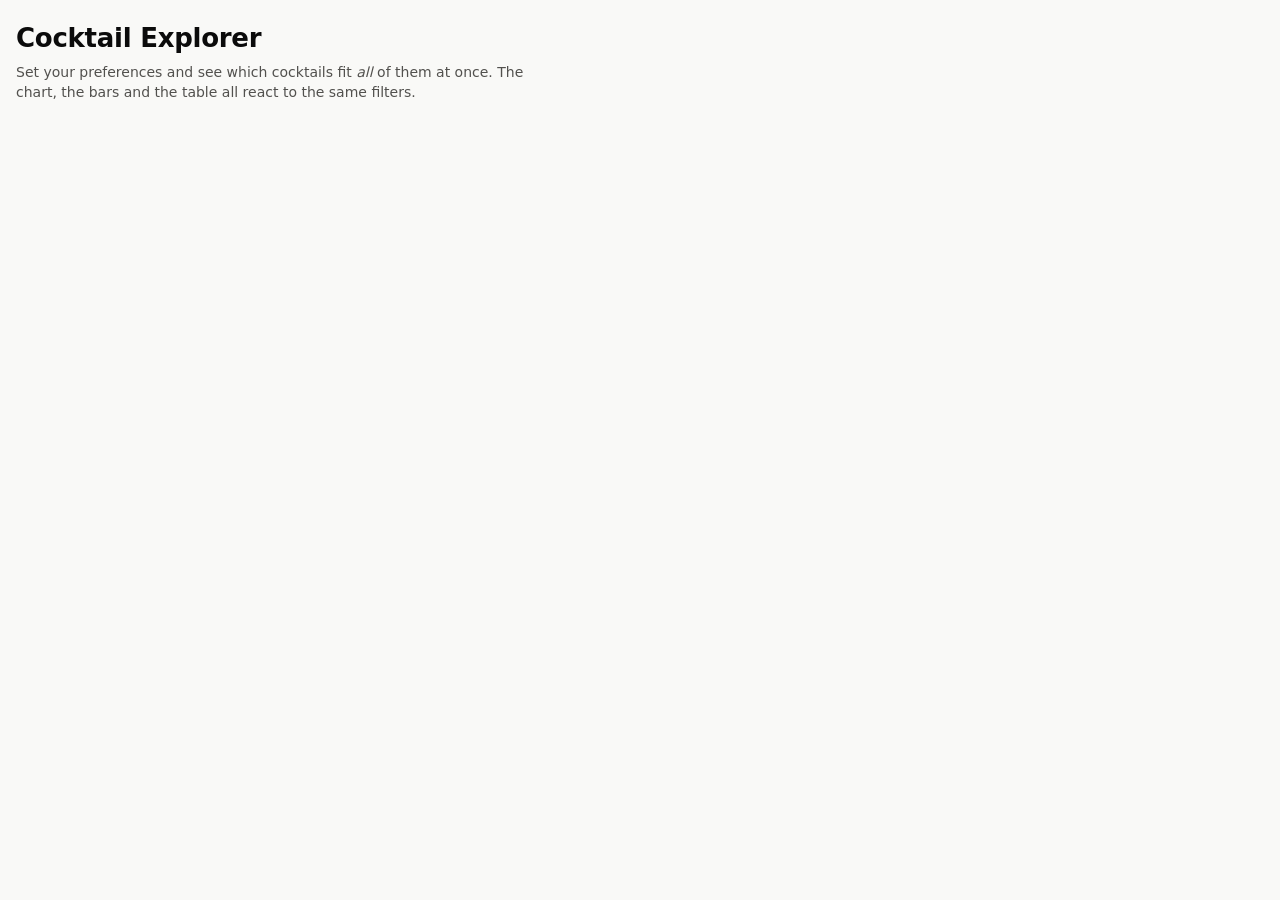
<file: index.html>
<!doctype html>
<html lang="en">
<head>
  <meta charset="utf-8">
  <title>Cocktail Explorer</title>
  <!-- Only used when the project is hosted on GitHub Pages: sends visitors to the real site in web/.
       Running locally with `python serve.py` does not use this file. -->
  <meta http-equiv="refresh" content="0; url=web/">
</head>
<body>
  <p>Opening the <a href="web/">Cocktail Explorer</a>&hellip;</p>
</body>
</html>
</file>
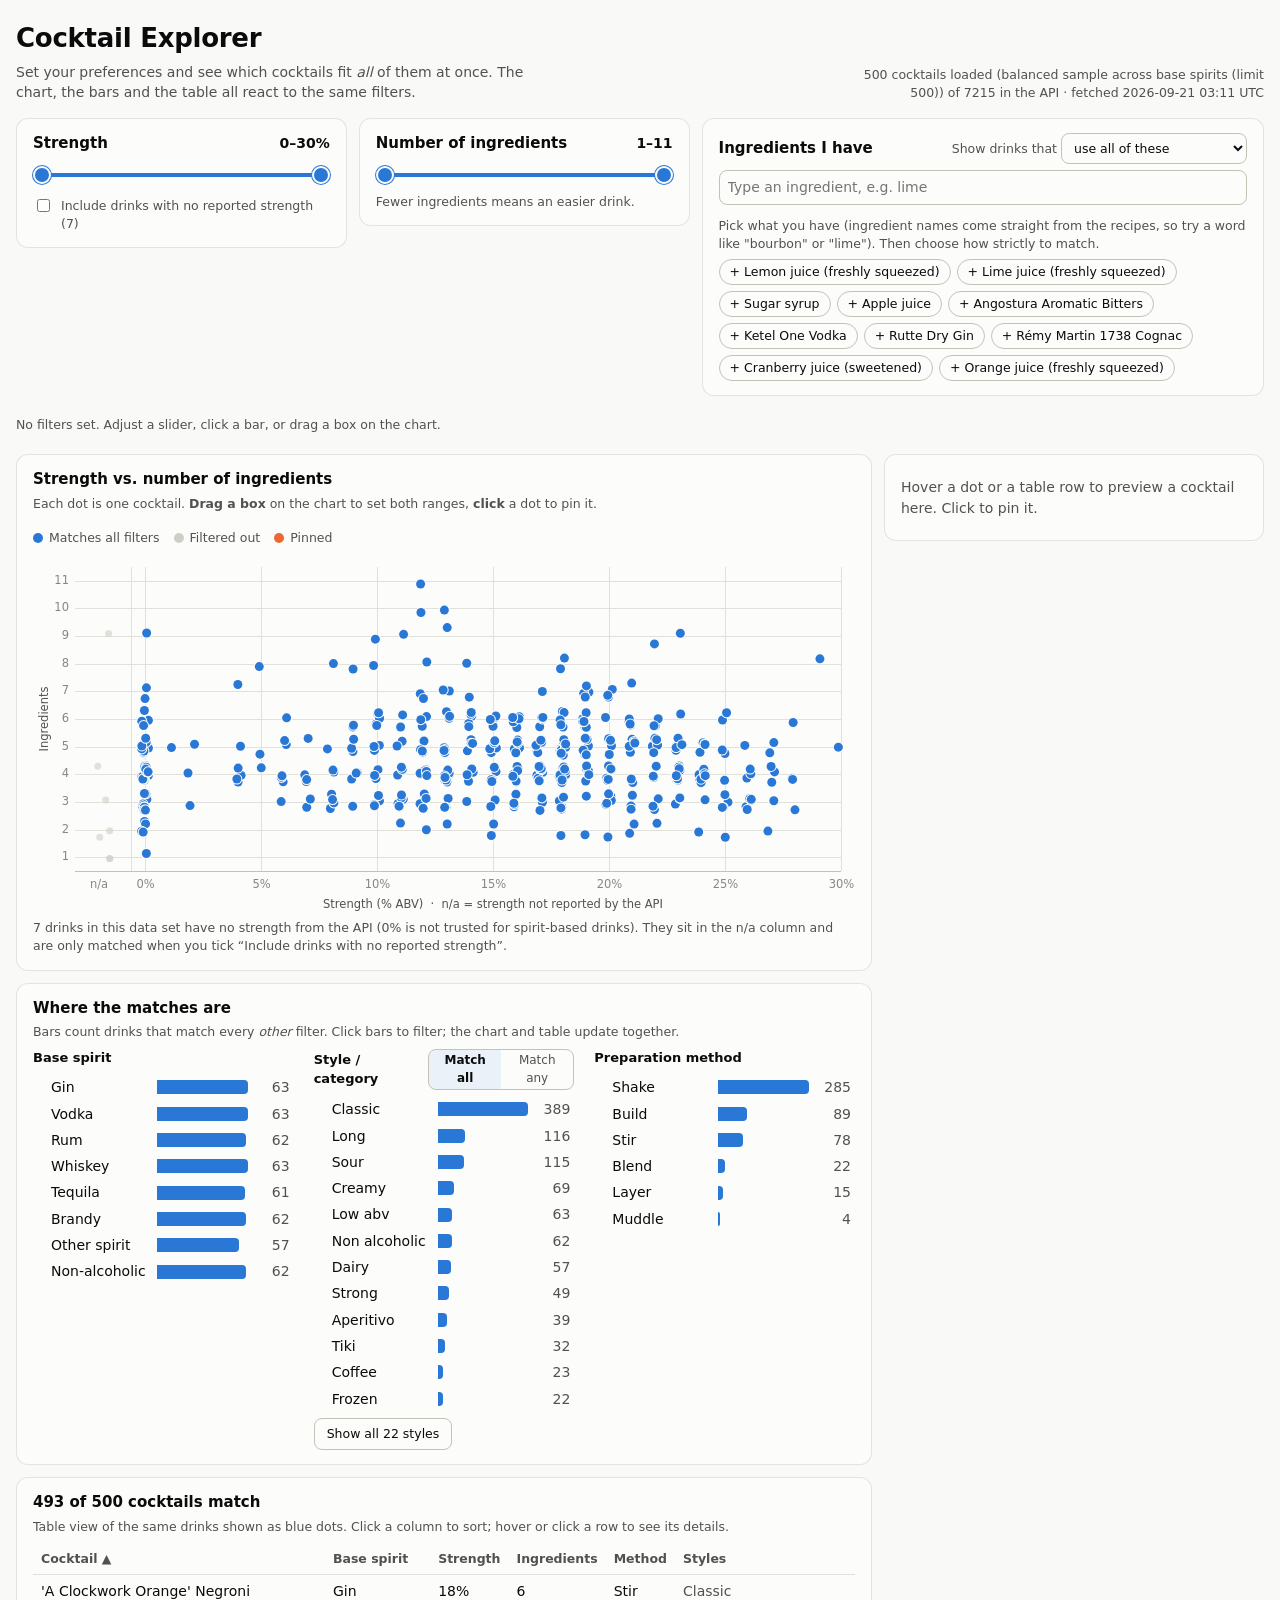
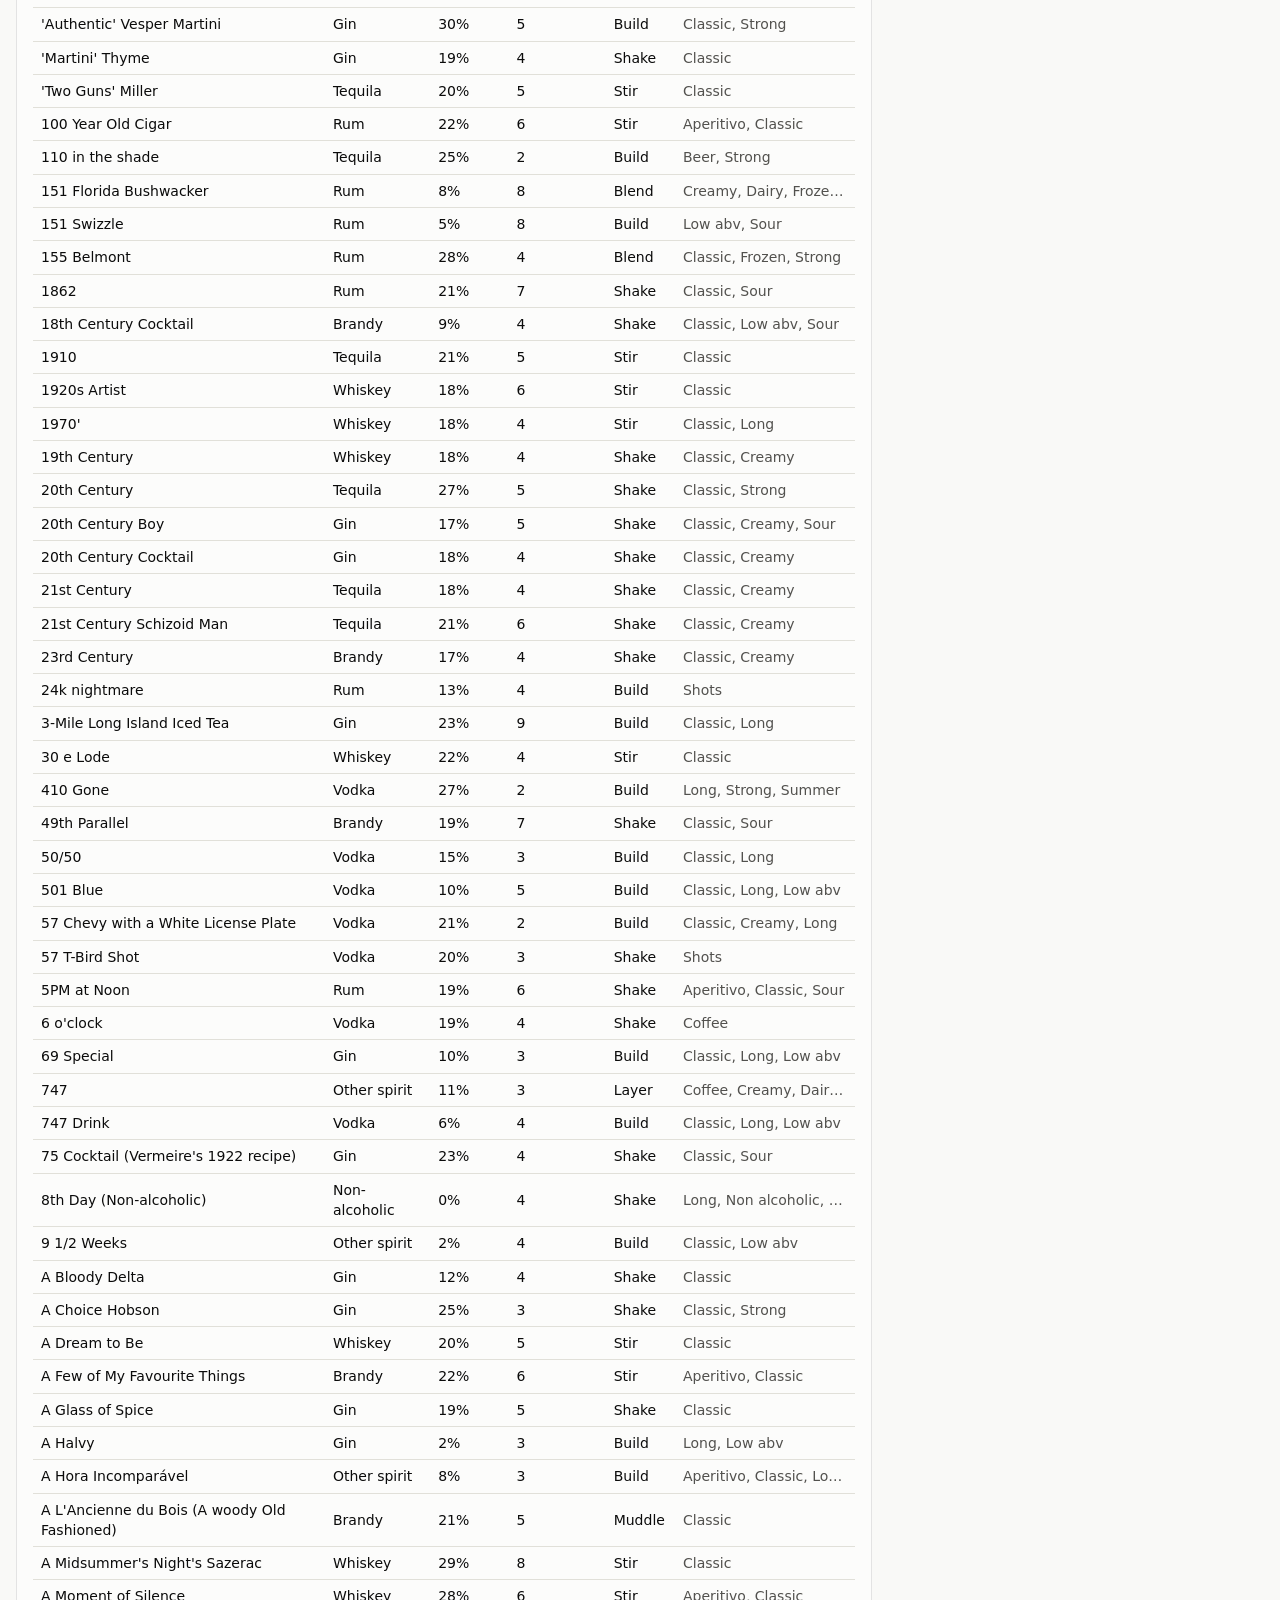
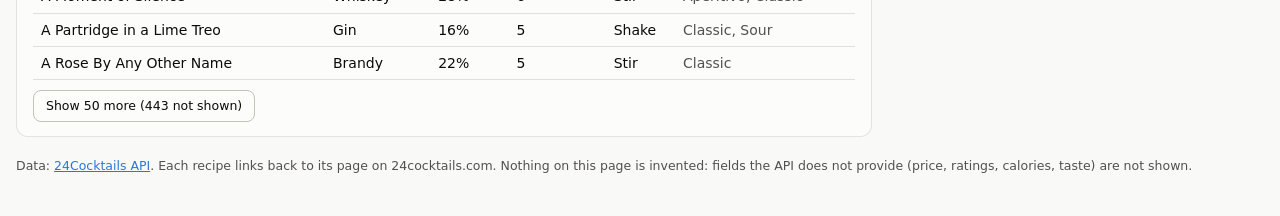
<file: web/index.html>
<!doctype html>
<html lang="en">
<head>
  <meta charset="utf-8">
  <meta name="viewport" content="width=device-width, initial-scale=1">
  <title>Cocktail Explorer</title>
  <link rel="stylesheet" href="style.css">
</head>
<body>
  <header class="top">
    <div>
      <h1>Cocktail Explorer</h1>
      <p class="sub">Set your preferences and see which cocktails fit <em>all</em> of them at once. The chart, the bars and the table all react to the same filters.</p>
    </div>
    <p class="meta" id="meta"></p>
  </header>

  <noscript><p class="card setup">This page needs JavaScript to draw the charts.</p></noscript>

  <!-- Shown only when data/cocktails.json has not been created yet -->
  <div id="setup" class="card setup" hidden>
    <h2>No cocktail data yet</h2>
    <p>The website reads <code>web/data/cocktails.json</code>, which is created by the Python download script. In a terminal, in the project folder, run:</p>
    <pre>python fetch_data.py
python serve.py</pre>
    <p>Then reload this page. (See the README for details.)</p>
  </div>

  <div id="app" hidden>
    <!-- ONE row of filters above everything they control -->
    <section class="filters" aria-label="Filters">
      <div class="card fcard">
        <div class="fhead"><h2>Strength</h2><output id="abvOut" class="readout"></output></div>
        <div class="range" id="abvRange" data-lo-label="Minimum strength, percent ABV" data-hi-label="Maximum strength, percent ABV">
          <div class="track"></div><div class="fill"></div>
        </div>
        <label class="check"><input type="checkbox" id="incUnknown"> <span>Include drinks with no reported strength (<span id="unknownCount">0</span>)</span></label>
      </div>

      <div class="card fcard">
        <div class="fhead"><h2>Number of ingredients</h2><output id="ingOut" class="readout"></output></div>
        <div class="range" id="ingRange" data-lo-label="Minimum number of ingredients" data-hi-label="Maximum number of ingredients">
          <div class="track"></div><div class="fill"></div>
        </div>
        <p class="hint">Fewer ingredients means an easier drink.</p>
      </div>

      <div class="card fcard fhave">
        <div class="fhead"><h2>Ingredients I have</h2>
          <div class="modes">
            <label class="inline">Show drinks that
              <select id="haveMode" aria-label="How strictly to match your ingredients">
                <option value="all">use all of these</option>
                <option value="any">use any of these</option>
                <option value="make">I can make (only these)</option>
              </select></label>
            <label class="inline" id="missWrap" hidden>allowing up to
              <select id="allowMissing" aria-label="How many missing ingredients are acceptable">
                <option value="0">0</option><option value="1">1</option><option value="2">2</option><option value="3">3</option>
              </select> missing</label>
          </div>
        </div>
        <div class="suggest-wrap">
          <input type="text" id="haveInput" placeholder="Type an ingredient, e.g. lime" autocomplete="off" aria-label="Add an ingredient you have">
          <ul id="suggest" class="suggest" role="listbox" hidden></ul>
        </div>
        <div class="pills" id="havePills" aria-label="Ingredients you have"></div>
        <p class="hint" id="haveHint"></p>
        <div class="pills quick" id="quickPills" aria-label="Common ingredients"></div>
      </div>
    </section>

    <div class="activebar">
      <div class="chips" id="chips" aria-live="polite"></div>
      <button type="button" id="resetAll" class="btn">Reset all filters</button>
    </div>

    <main class="layout">
      <div class="leftcol">
        <section class="card">
          <div class="chead">
            <div>
              <h2>Strength vs. number of ingredients</h2>
              <p class="hint">Each dot is one cocktail. <strong>Drag a box</strong> on the chart to set both ranges, <strong>click</strong> a dot to pin it.</p>
            </div>
            <ul class="legend" aria-label="Legend">
              <li><span class="key k-match"></span>Matches all filters</li>
              <li><span class="key k-ghost"></span>Filtered out</li>
              <li><span class="key k-sel"></span>Pinned</li>
            </ul>
          </div>
          <div class="chartwrap" id="chartwrap">
            <canvas id="scatter" role="img" aria-label="Scatter chart of cocktails"></canvas>
            <div id="tip" class="tip" hidden></div>
          </div>
          <p class="hint" id="scatterNote"></p>
        </section>

        <section class="card">
          <div class="chead"><div><h2>Where the matches are</h2>
            <p class="hint">Bars count drinks that match every <em>other</em> filter. Click bars to filter; the chart and table update together.</p></div></div>
          <div class="bars" id="bars"></div>
        </section>

        <section class="card">
          <div class="chead"><div><h2 id="countHead">Matching cocktails</h2>
            <p class="hint">Table view of the same drinks shown as blue dots. Click a column to sort; hover or click a row to see its details.</p></div></div>
          <div class="tablewrap">
            <table id="table"><thead></thead><tbody></tbody></table>
          </div>
          <div class="more"><button type="button" class="btn" id="moreRows" hidden></button></div>
        </section>
      </div>

      <aside class="detail card" id="detail" aria-live="polite"></aside>
    </main>

    <footer class="foot" id="foot"></footer>
  </div>

  <script src="app.js"></script>
</body>
</html>
</file>
<file: web/style.css>
/* Colors follow a validated palette: blue = matches, orange = pinned, gray = filtered out.
   Dark mode follows the operating system setting. */
:root {
  color-scheme: light;
  --page: #f9f9f7;
  --surface: #fcfcfb;
  --ink: #0b0b0b;
  --ink2: #52514e;
  --muted: #898781;
  --grid: #e1e0d9;
  --axis: #c3c2b7;
  --border: rgba(11, 11, 11, 0.10);
  --series1: #2a78d6;   /* matches */
  --series2: #eb6834;   /* pinned / hovered */
  --ghost: #cfcec6;     /* filtered out */
  --wash: rgba(42, 120, 214, 0.08);
  --good: #0c8a0c;
  --bad: #d03b3b;
  --hover: rgba(11, 11, 11, 0.045);
}
@media (prefers-color-scheme: dark) {
  :root:where(:not([data-theme="light"])) {
    color-scheme: dark;
    --page: #0d0d0d;
    --surface: #1a1a19;
    --ink: #ffffff;
    --ink2: #c3c2b7;
    --grid: #2c2c2a;
    --axis: #383835;
    --border: rgba(255, 255, 255, 0.10);
    --series1: #3987e5;
    --series2: #d95926;
    --ghost: #4a4a46;
    --wash: rgba(57, 135, 229, 0.12);
    --good: #0ca30c;
    --hover: rgba(255, 255, 255, 0.06);
  }
}
:root[data-theme="dark"] {
  color-scheme: dark;
  --page: #0d0d0d; --surface: #1a1a19; --ink: #ffffff; --ink2: #c3c2b7; --grid: #2c2c2a; --axis: #383835;
  --border: rgba(255, 255, 255, 0.10); --series1: #3987e5; --series2: #d95926; --ghost: #4a4a46;
  --wash: rgba(57, 135, 229, 0.12); --good: #0ca30c; --hover: rgba(255, 255, 255, 0.06);
}

* { box-sizing: border-box; }
[hidden] { display: none !important; }
html { background: var(--page); }
body {
  margin: 0; padding: 20px 16px 40px; max-width: 1360px; margin-inline: auto;
  background: var(--page); color: var(--ink);
  font: 14px/1.45 system-ui, -apple-system, "Segoe UI", sans-serif;
}
h1 { margin: 0 0 4px; font-size: 26px; font-weight: 650; letter-spacing: -0.01em; }
h2 { margin: 0; font-size: 15px; font-weight: 650; }
h3 { margin: 14px 0 6px; font-size: 13px; font-weight: 650; }
p { margin: 0; }
code { font-family: ui-monospace, "Cascadia Mono", Consolas, monospace; font-size: 0.92em; background: var(--hover); padding: 1px 5px; border-radius: 4px; }
pre { background: var(--hover); padding: 10px 12px; border-radius: 8px; overflow-x: auto; }
a { color: var(--series1); }
:focus-visible { outline: 2px solid var(--series1); outline-offset: 2px; }

.top { display: flex; gap: 24px; justify-content: space-between; align-items: flex-end; flex-wrap: wrap; margin-bottom: 16px; }
.sub { color: var(--ink2); max-width: 62ch; }
.meta { color: var(--ink2); font-size: 12.5px; text-align: right; max-width: 52ch; }
.hint { color: var(--ink2); font-size: 12.5px; margin-top: 4px; }

.card { background: var(--surface); border: 1px solid var(--border); border-radius: 12px; padding: 14px 16px; }
.setup { max-width: 640px; }
.setup h2 { margin-bottom: 8px; }
.setup p { margin-bottom: 8px; }

/* ---------- filter row ---------- */
.filters { display: grid; grid-template-columns: minmax(0, 1fr) minmax(0, 1fr) minmax(0, 1.7fr); gap: 12px; align-items: start; }
.modes { display: flex; flex-wrap: wrap; gap: 4px 12px; align-items: baseline; }
.fhead { display: flex; justify-content: space-between; align-items: baseline; gap: 8px; margin-bottom: 6px; flex-wrap: wrap; }
.readout { font-weight: 650; font-variant-numeric: tabular-nums; }
.inline { color: var(--ink2); font-size: 12.5px; }
select, input[type="text"] {
  font: inherit; color: var(--ink); background: var(--surface);
  border: 1px solid var(--axis); border-radius: 8px; padding: 6px 8px;
}
input[type="text"] { width: 100%; }
.check { display: flex; gap: 8px; align-items: flex-start; margin-top: 8px; color: var(--ink2); font-size: 12.5px; cursor: pointer; }
.check input { margin-top: 2px; accent-color: var(--series1); }

.range { position: relative; height: 28px; }
.range .track { position: absolute; left: 0; right: 0; top: 12px; height: 4px; background: var(--grid); border-radius: 2px; }
.range .fill { position: absolute; top: 12px; height: 4px; background: var(--series1); border-radius: 2px; }
.range input {
  position: absolute; left: 0; top: 0; width: 100%; height: 28px; margin: 0;
  background: none; pointer-events: none; -webkit-appearance: none; appearance: none;
}
.range input::-webkit-slider-runnable-track { background: transparent; }
.range input::-moz-range-track { background: transparent; }
.range input::-webkit-slider-thumb {
  -webkit-appearance: none; pointer-events: auto; width: 18px; height: 18px; border-radius: 50%;
  background: var(--series1); border: 2px solid var(--surface); box-shadow: 0 0 0 1px var(--series1); cursor: pointer;
}
.range input::-moz-range-thumb {
  pointer-events: auto; width: 14px; height: 14px; border-radius: 50%;
  background: var(--series1); border: 2px solid var(--surface); box-shadow: 0 0 0 1px var(--series1); cursor: pointer;
}

.suggest-wrap { position: relative; }
.suggest { position: absolute; z-index: 20; left: 0; right: 0; top: 100%; margin: 4px 0 0; padding: 4px; list-style: none;
  background: var(--surface); border: 1px solid var(--axis); border-radius: 8px; box-shadow: 0 6px 20px rgba(0,0,0,.12); max-height: 220px; overflow: auto; }
.suggest li { padding: 6px 8px; border-radius: 6px; cursor: pointer; display: flex; justify-content: space-between; gap: 12px; }
.suggest li[aria-selected="true"], .suggest li:hover { background: var(--hover); }
.suggest .n { color: var(--ink2); font-variant-numeric: tabular-nums; }

.pills { display: flex; flex-wrap: wrap; gap: 6px; margin-top: 8px; }
.pill {
  font: inherit; font-size: 12.5px; color: var(--ink); background: transparent; cursor: pointer;
  border: 1px solid var(--axis); border-radius: 999px; padding: 3px 10px;
}
.pill:hover { background: var(--hover); }
.pill[aria-pressed="true"] { background: var(--series1); border-color: var(--series1); color: #fff; font-weight: 600; }
.quick { margin-top: 6px; }

/* ---------- active filter chips ---------- */
.activebar { display: flex; justify-content: space-between; align-items: center; gap: 12px; margin: 12px 0; min-height: 34px; }
.chips { display: flex; flex-wrap: wrap; gap: 6px; }
.chip { display: inline-flex; align-items: center; gap: 6px; font-size: 12.5px; background: var(--wash); border: 1px solid var(--border); border-radius: 999px; padding: 3px 4px 3px 10px; }
.chip button { font: inherit; line-height: 1; border: 0; background: transparent; color: var(--ink2); cursor: pointer; padding: 2px 6px; border-radius: 999px; }
.chip button:hover { background: var(--hover); color: var(--ink); }
.chips .none { color: var(--ink2); font-size: 12.5px; }
.btn { font: inherit; font-size: 12.5px; color: var(--ink); background: var(--surface); border: 1px solid var(--axis); border-radius: 8px; padding: 6px 12px; cursor: pointer; white-space: nowrap; }
.btn:hover { background: var(--hover); }

/* ---------- layout ---------- */
.layout { display: grid; grid-template-columns: minmax(0, 1fr) 380px; gap: 12px; align-items: start; }
.leftcol { display: grid; grid-template-columns: minmax(0, 1fr); gap: 12px; min-width: 0; }
.chead { display: flex; justify-content: space-between; align-items: flex-start; gap: 16px; flex-wrap: wrap; margin-bottom: 8px; }
.legend { display: flex; flex-wrap: wrap; gap: 4px 14px; list-style: none; margin: 0; padding: 0; color: var(--ink2); font-size: 12.5px; }
.legend li { display: flex; align-items: center; gap: 6px; }
.key { width: 10px; height: 10px; border-radius: 50%; display: inline-block; }
.k-match { background: var(--series1); }
.k-ghost { background: var(--ghost); }
.k-sel { background: var(--series2); }

.chartwrap { position: relative; }
#scatter { width: 100%; height: 360px; display: block; cursor: crosshair; touch-action: pan-y; }
.tip {
  position: absolute; z-index: 10; pointer-events: none; background: var(--surface); color: var(--ink);
  border: 1px solid var(--axis); border-radius: 8px; padding: 6px 9px; box-shadow: 0 6px 20px rgba(0,0,0,.14); font-size: 12.5px; max-width: 240px;
}
.tip strong { display: block; font-size: 13.5px; }
.tip span { color: var(--ink2); }

/* ---------- bars ---------- */
.bars { display: grid; grid-template-columns: repeat(3, minmax(0, 1fr)); gap: 20px; }
.bgroup h3 { display: flex; justify-content: space-between; align-items: center; gap: 8px; margin: 0 0 6px; }
.seg { display: inline-flex; border: 1px solid var(--axis); border-radius: 8px; overflow: hidden; }
.seg button { font: inherit; font-size: 12px; font-weight: 400; border: 0; background: transparent; color: var(--ink2); padding: 2px 8px; cursor: pointer; }
.seg button[aria-pressed="true"] { background: var(--wash); color: var(--ink); font-weight: 650; }
.brow { display: grid; grid-template-columns: 112px minmax(0, 1fr) 34px; align-items: center; gap: 8px; width: 100%;
  font: inherit; color: var(--ink); background: transparent; border: 0; border-radius: 6px; padding: 3px 4px; cursor: pointer; text-align: left; }
.brow:hover { background: var(--hover); }
.blabel { white-space: nowrap; overflow: hidden; text-overflow: ellipsis; }
.brow[aria-pressed="true"] .blabel { font-weight: 650; }
.tick { display: inline-block; width: 14px; visibility: hidden; }
.brow[aria-pressed="true"] .tick { visibility: visible; }
.btrack { display: block; height: 14px; }
.bfill { display: block; height: 14px; min-width: 0; background: var(--series1); border-radius: 0 4px 4px 0; transition: width .18s ease; }
.bgroup.has-sel .brow[aria-pressed="false"] .bfill { background: var(--ghost); }
.bcount { text-align: right; color: var(--ink2); font-variant-numeric: tabular-nums; }
.brow.zero { opacity: .55; }
.expand { margin-top: 6px; }

/* ---------- table ---------- */
.tablewrap { overflow-x: auto; }
table { width: 100%; border-collapse: collapse; }
th, td { text-align: left; padding: 6px 8px; border-bottom: 1px solid var(--grid); vertical-align: middle; }
th { font-weight: 600; font-size: 12.5px; color: var(--ink2); white-space: nowrap; position: sticky; top: 0; background: var(--surface); }
th button { font: inherit; font-weight: 600; color: inherit; background: none; border: 0; padding: 0; cursor: pointer; }
th button:hover { color: var(--ink); }
td.num, th.num { font-variant-numeric: tabular-nums; }
tbody tr { cursor: pointer; }
tbody tr.static { cursor: default; }
tbody tr.static:hover { background: transparent; }
tbody tr:hover, tbody tr.hl { background: var(--hover); }
tbody tr.sel { box-shadow: inset 3px 0 0 var(--series2); background: var(--hover); }
.namecell { display: flex; align-items: center; gap: 10px; min-width: 150px; }
.thumb { width: 34px; height: 34px; border-radius: 6px; object-fit: cover; background: var(--grid); flex: none; }
.styles { color: var(--ink2); max-width: 180px; white-space: nowrap; overflow: hidden; text-overflow: ellipsis; }
.more { margin-top: 10px; }
.empty { padding: 18px 8px; color: var(--ink2); }

/* ---------- detail panel ---------- */
.detail { position: sticky; top: 12px; max-height: calc(100vh - 24px); overflow: auto; padding: 0; }
.detail .pad { padding: 14px 16px 16px; }
.detail .ph { color: var(--ink2); padding: 22px 16px; }
.photo { width: 100%; aspect-ratio: 4 / 3; object-fit: cover; display: block; background: var(--grid); border-radius: 12px 12px 0 0; }
.nophoto { width: 100%; aspect-ratio: 4 / 3; display: grid; place-items: center; color: var(--ink2); background: var(--grid); border-radius: 12px 12px 0 0; }
.detail h2 { font-size: 19px; margin-bottom: 6px; }
.tags { display: flex; flex-wrap: wrap; gap: 6px; margin: 6px 0 10px; }
.tag { font-size: 12px; border: 1px solid var(--axis); border-radius: 999px; padding: 1px 9px; color: var(--ink2); }
.tag.strong { color: var(--ink); font-weight: 600; }
.stats { display: grid; grid-template-columns: repeat(4, 1fr); gap: 8px; margin: 8px 0; }
.stat .v { font-size: 17px; font-weight: 650; }
.stat .l { font-size: 11.5px; color: var(--ink2); }
.why { list-style: none; margin: 0; padding: 0; display: grid; gap: 4px; }
.why li { display: grid; grid-template-columns: 18px 1fr; gap: 4px; }
.why .ok { color: var(--good); font-weight: 700; }
.why .no { color: var(--bad); font-weight: 700; }
.verdict { font-weight: 650; margin-bottom: 6px; }
.ings { margin: 0; padding: 0; list-style: none; display: grid; gap: 3px; }
.ings li { display: grid; grid-template-columns: 74px 1fr auto; gap: 8px; }
.ings .amt { color: var(--ink2); font-variant-numeric: tabular-nums; }
.ings .st { font-size: 12px; color: var(--ink2); }
.ings .miss .st { color: var(--bad); font-weight: 650; }
.ings .have .st { color: var(--good); font-weight: 650; }
.steps { margin: 0; padding-left: 20px; display: grid; gap: 3px; }
.kv { display: grid; grid-template-columns: 76px 1fr; gap: 2px 8px; margin: 0; }
.kv dt { color: var(--ink2); }
.kv dd { margin: 0; }
.src { margin-top: 14px; font-size: 12.5px; color: var(--ink2); }

.foot { margin-top: 20px; color: var(--ink2); font-size: 12.5px; }

/* ---------- small screens ---------- */
@media (max-width: 1100px) {
  .layout { grid-template-columns: minmax(0, 1fr); }
  .detail { position: static; max-height: none; }
  .bars { grid-template-columns: minmax(0, 1fr); }
}
@media (max-width: 860px) {
  .filters { grid-template-columns: minmax(0, 1fr); }
  .meta { text-align: left; }
  .stats { grid-template-columns: repeat(2, 1fr); }
}
@media (prefers-reduced-motion: reduce) { .bfill { transition: none; } }
</file>
